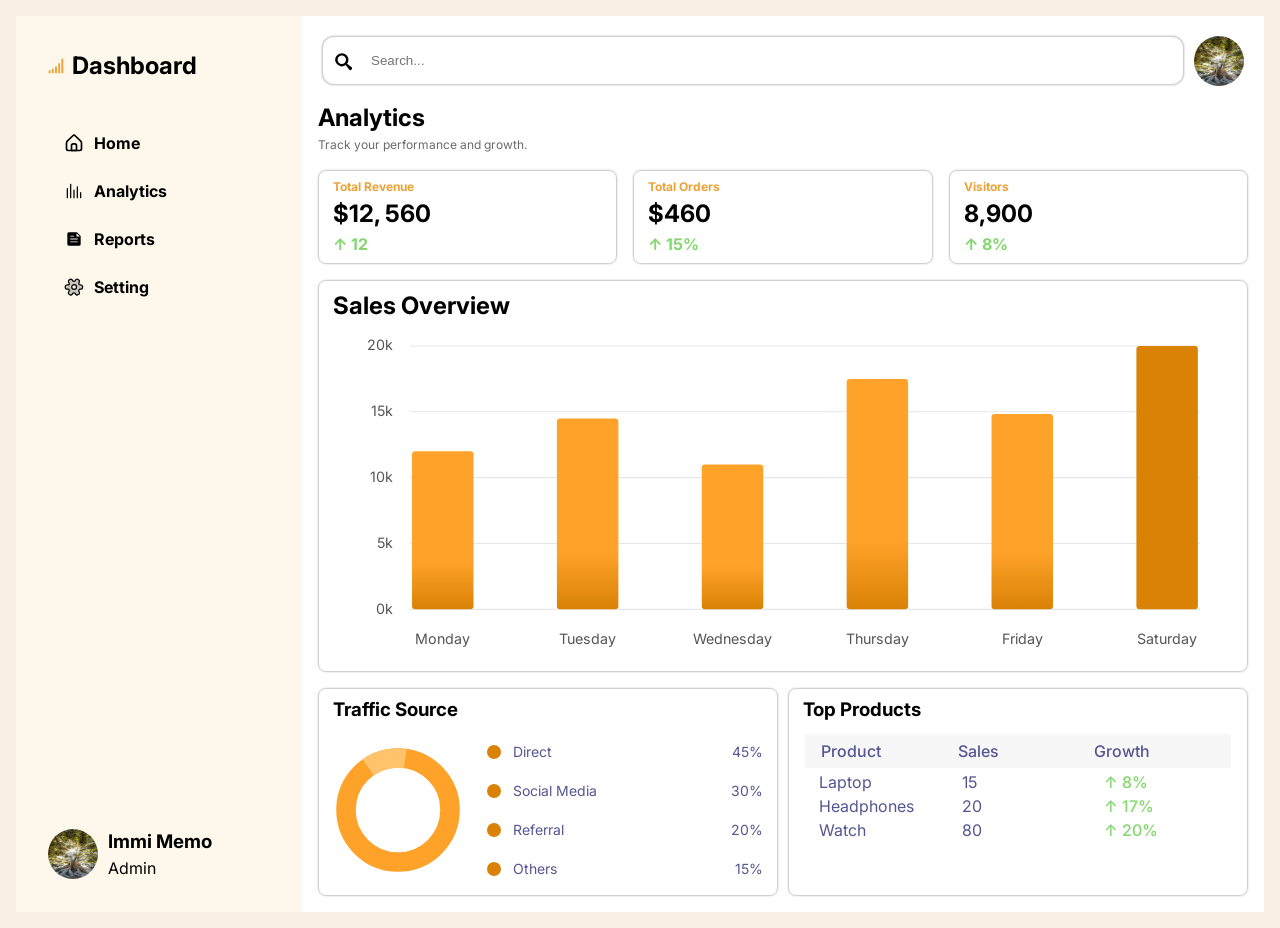
<file: analytics.html>
<!doctype html>
<html lang="en">
  <head>
    <meta charset="UTF-8" />
    <meta name="viewport" content="width=device-width, initial-scale=1.0" />
    <title>Document</title>
    <link rel="stylesheet" href="css/analytics.css" />

    <!-- Google font family link 'Inter' -->
    <link rel="preconnect" href="https://fonts.googleapis.com" />
    <link rel="preconnect" href="https://fonts.gstatic.com" crossorigin />
    <link
      href="https://fonts.googleapis.com/css2?family=Inter:ital,opsz,wght@0,14..32,100..900;1,14..32,100..900&family=Lato:wght@100;300;400;700;900&family=Open+Sans:ital,wght@0,300..800;1,300..800&family=Poppins:ital,wght@0,300;0,400;0,500;0,600;0,700;0,900;1,300;1,400&family=Roboto+Serif:ital,opsz,wght@0,8..144,100..900;1,8..144,100..900&display=swap"
      rel="stylesheet"
    />
  </head>
  <body>
    <!-- Outer dashboard layout -->
    <section class="dashboard">
      <!-- Aside / Sidebar -->

      <aside class="aside" id="sidebar">
        <!-- Sidebar Heading -->

        <!-- Sidebar heading and close button container -->
        <div class="dashboard-title-close">
          <div class="dashboard-title">
            <svg
              xmlns="http://www.w3.org/2000/svg"
              width="1em"
              height="1em"
              viewBox="0 0 512 512"
              class="dashboard-icon"
            >
              <path d="M0 0h512v512H0z" fill="none" />
              <path
                fill="currentColor"
                d="M428.4 27.8v456.4h60.9V27.8zM327 168.2v316h60.8v-316zM225.4 273.6v210.6h61V273.6zM124 343.8v140.4h60.9V343.8zM22.67 394.9v89.3h60.84v-89.3z"
              />
            </svg>

            <h2>Dashboard</h2>
          </div>

          <button class="btn sidebar-menu-close">
            <svg
              xmlns="http://www.w3.org/2000/svg"
              width="1em"
              height="1em"
              viewBox="0 0 32 32"
            >
              <path d="M0 0h32v32H0z" fill="none" />
              <path
                fill="none"
                stroke="currentColor"
                stroke-linecap="round"
                stroke-linejoin="round"
                stroke-width="2"
                d="M2 30L30 2m0 28L2 2"
              />
            </svg>
          </button>
        </div>

        <!-- Sidebar menu links -->
        <ul class="sidebar-menu">
          <li>
            <a href="home.html">
              <svg
                xmlns="http://www.w3.org/2000/svg"
                width="1em"
                height="1em"
                viewBox="0 0 24 24"
              >
                <path d="M0 0h24v24H0z" fill="none" />
                <g
                  fill="none"
                  stroke="currentColor"
                  stroke-linecap="round"
                  stroke-linejoin="round"
                  stroke-width="2"
                >
                  <path
                    d="M21 19v-6.733a4 4 0 0 0-1.245-2.9L13.378 3.31a2 2 0 0 0-2.755 0L4.245 9.367A4 4 0 0 0 3 12.267V19a2 2 0 0 0 2 2h14a2 2 0 0 0 2-2"
                  />
                  <path d="M9 15a2 2 0 0 1 2-2h2a2 2 0 0 1 2 2v6H9z" />
                </g>
              </svg>
              Home
            </a>
          </li>

          <li>
            <a href="analytics.html">
              <svg
                xmlns="http://www.w3.org/2000/svg"
                width="1em"
                height="1em"
                viewBox="0 0 24 24"
              >
                <path d="M0 0h24v24H0z" fill="none" />
                <path
                  fill="none"
                  stroke="currentColor"
                  stroke-linecap="round"
                  stroke-linejoin="round"
                  stroke-width="1.5"
                  d="M4 9v11M8 4v16m4-9v9m4-13v13m4-6v6"
                />
              </svg>
              Analytics
            </a>
          </li>

          <li>
            <a href="reports.html">
              <svg
                xmlns="http://www.w3.org/2000/svg"
                width="1em"
                height="1em"
                viewBox="0 0 24 24"
              >
                <path d="M0 0h24v24H0z" fill="none" />
                <path
                  fill="currentColor"
                  d="M5.616 20q-.691 0-1.153-.462T4 18.384V5.616q0-.691.463-1.153T5.616 4h9.961L20 8.423v9.962q0 .69-.462 1.153T18.384 20zM7.5 16h9v-1h-9zm0-3.5h9v-1h-9zM15 9h4l-4-4zM7.5 9H12V8H7.5z"
                />
              </svg>
              Reports
            </a>
          </li>

          <li>
            <a href="settings.html">
              <svg
                xmlns="http://www.w3.org/2000/svg"
                width="1em"
                height="1em"
                viewBox="0 0 24 24"
              >
                <path d="M0 0h24v24H0z" fill="none" />
                <g fill="none">
                  <path
                    fill="currentColor"
                    fill-rule="evenodd"
                    d="M1.48 12.67c0 .94 0 1.41.3 1.7c.29.3.76.3 1.7.3h1.45c.27 0 .4 0 .52.03a1 1 0 0 1 .47.27c.09.09.16.2.29.43s.2.35.23.47a1 1 0 0 1 0 .54c-.03.12-.1.24-.23.47l-.67 1.15c-.47.82-.7 1.23-.6 1.63c.11.4.52.63 1.34 1.1l.95.55c.81.47 1.22.7 1.62.6s.64-.51 1.1-1.33l.41-.7c.24-.4.35-.6.53-.73l.16-.1c.2-.09.43-.09.9-.09c.45 0 .69 0 .88.1l.17.09c.17.12.29.32.52.72l.4.7c.48.83.71 1.23 1.11 1.34c.4.1.81-.13 1.63-.6l.95-.55c.82-.47 1.22-.7 1.33-1.1c.1-.4-.13-.81-.6-1.63l-.41-.71c-.28-.5-.42-.74-.43-1q0-.15.04-.3c.07-.24.27-.44.67-.84c.22-.22.33-.33.46-.4l.17-.07c.15-.04.3-.04.62-.04h.82c.95 0 1.42 0 1.71-.3c.3-.29.3-.76.3-1.7v-1.1c0-.94 0-1.41-.3-1.7s-.76-.3-1.7-.3h-.83c-.32 0-.47 0-.62-.04l-.17-.08a2 2 0 0 1-.46-.4c-.4-.4-.6-.6-.67-.84a1 1 0 0 1-.04-.3c0-.26.15-.5.43-.99l.41-.71c.47-.82.7-1.23.6-1.63s-.51-.64-1.33-1.1l-.95-.55c-.82-.48-1.23-.71-1.63-.6s-.63.51-1.1 1.33l-.41.7c-.23.4-.35.6-.52.73l-.17.1c-.2.08-.43.08-.89.08s-.7 0-.89-.09l-.16-.1c-.18-.12-.3-.32-.53-.72l-.4-.7c-.47-.82-.71-1.23-1.11-1.33s-.8.12-1.62.6l-.95.54c-.82.47-1.23.71-1.34 1.11c-.1.4.13.8.6 1.63l.67 1.15c.13.23.2.34.23.46a1 1 0 0 1 0 .55c-.03.12-.1.23-.23.46s-.2.35-.29.44a1 1 0 0 1-.47.27c-.12.03-.25.03-.52.03H3.48c-.94 0-1.41 0-1.7.3c-.3.29-.3.76-.3 1.7zm7.8-.55a2.87 2.87 0 1 0 5.75 0a2.87 2.87 0 0 0-5.75 0"
                    clip-rule="evenodd"
                    opacity=".2"
                  />
                  <path
                    stroke="currentColor"
                    stroke-linecap="round"
                    stroke-linejoin="round"
                    stroke-width="1.5"
                    d="M12.15 9.24a2.87 2.87 0 0 0-2.87 2.88a2.87 2.87 0 1 0 2.87-2.88"
                  />
                  <path
                    stroke="currentColor"
                    stroke-linecap="round"
                    stroke-linejoin="round"
                    stroke-width="1.5"
                    d="M4.03 14.67h.9a1.47 1.47 0 0 1 1.28 2.2l-.4.69a6 6 0 0 0-.44.86a2 2 0 0 0 .56 2.09c.16.14.38.27.82.53l.08.05c.37.2.55.31.72.37a2 2 0 0 0 2.2-.6c.12-.13.22-.3.43-.67l.18-.32a1.82 1.82 0 0 1 3.16 0l.18.32c.21.36.32.54.43.68a2 2 0 0 0 2.2.59c.18-.06.36-.16.72-.37l.24-.14c.3-.17.44-.26.56-.35a2 2 0 0 0 .62-2.31a5 5 0 0 0-.31-.58l-.23-.4a1.77 1.77 0 0 1 1.53-2.64h.3c.49 0 .73 0 .93-.04a2 2 0 0 0 1.55-1.56c.04-.2.04-.44.04-.92v-.06c0-.48 0-.72-.04-.92A2 2 0 0 0 20.7 9.6c-.2-.04-.44-.04-.92-.04h-.31a1.77 1.77 0 0 1-1.53-2.65l.23-.4c.17-.3.25-.44.3-.57a2 2 0 0 0-.61-2.32a5 5 0 0 0-.56-.34l-.24-.14c-.36-.2-.54-.31-.71-.37a2 2 0 0 0-2.2.59a5 5 0 0 0-.44.68l-.18.31a1.82 1.82 0 0 1-3.16 0l-.18-.31a5 5 0 0 0-.43-.68a2 2 0 0 0-2.2-.6a7 7 0 0 0-.72.38l-.08.05c-.44.25-.66.38-.82.53a2 2 0 0 0-.56 2.08c.07.2.2.43.45.87l.39.68a1.48 1.48 0 0 1-1.28 2.21h-.9c-.51 0-.77 0-.98.05a2 2 0 0 0-1.52 1.52c-.05.21-.05.47-.05.98c0 .5 0 .76.05.97a2 2 0 0 0 1.52 1.53c.21.05.47.05.98.05"
                  />
                </g>
              </svg>

              Setting
            </a>
          </li>
        </ul>

        <!-- Sidebar Profile -->
        <div class="profile-container">
          <!-- Image container -->
          <div class="image-container">
            <img src="./assests/images/nature.jpg" alt="" />
          </div>

          <section>
            <h3>Immi Memo</h3>
            <p>Admin</p>
          </section>
        </div>
      </aside>

      <!-- Main content -->
      <main>
        <div class="hamburger-header-con">
          <button class="btn sidebar-hamburger">
            <svg
              xmlns="http://www.w3.org/2000/svg"
              width="1em"
              height="1em"
              viewBox="0 0 16 16"
            >
              <path d="M0 0h16v16H0z" fill="none" />
              <path
                fill="none"
                stroke="currentColor"
                stroke-linecap="round"
                stroke-linejoin="round"
                stroke-width="1.5"
                d="m2.75 12.25h10.5m-10.5-4h10.5m-10.5-4h10.5"
              />
            </svg>
          </button>

          <!-- Header -->
          <header class="header">
            <!-- Search input -->
            <div class="search-container">
              <svg
                xmlns="http://www.w3.org/2000/svg"
                width="1em"
                height="1em"
                viewBox="0 0 16 16"
                class="search-icon"
              >
                <path d="M0 0h16v16H0z" fill="none" />
                <path
                  fill="currentColor"
                  d="M6.5 1a5.5 5.5 0 0 1 4.437 8.749l3.556 2.846a1.351 1.351 0 1 1-1.898 1.898l-2.846-3.556A5.5 5.5 0 1 1 6.5 1m0 2a3.5 3.5 0 1 0 0 7a3.5 3.5 0 0 0 0-7"
                />
              </svg>

              <input
                type="search"
                name="search"
                id="search"
                placeholder="Search..."
              />
            </div>

            <!-- Profile -->
            <div class="header-profile-container">
              <img src="./assests/images/nature.jpg" alt="" />
            </div>
          </header>
        </div>

        <!-- Stats Cards -->
        <section>
          <div class="analytics">
            <h2>Analytics</h2>
            <p>Track your performance and growth.</p>
          </div>

          <div class="stats-cards">
            <div class="card">
              <p>Total Revenue</p>
              <p>$12, 560</p>
              <p>↑ 12</p>
            </div>

            <div class="card">
              <p>Total Orders</p>
              <p>$460</p>
              <p>↑ 15%</p>
            </div>

            <div class="card">
              <p>Visitors</p>
              <p>8,900</p>
              <p>↑ 8%</p>
            </div>
          </div>
        </section>

        <!-- Graph -->
        <section>
          <div class="card">
            <div class="svg-heading">
              <h2>Sales Overview</h2>
            </div>
            <svg
              class="chart"
              viewBox="0 0 820 310"
              role="img"
              aria-label="Sales this week, bar chart"
            >
              <defs>
                <linearGradient id="barFill" x1="0" y1="0" x2="0" y2="1">
                  <stop offset="0%" stop-color="#ffa229" />
                  <stop offset="70%" stop-color="#ffa229" />
                  <stop offset="100%" stop-color="#d98206" />
                </linearGradient>
              </defs>

              <g>
                <line x1="70" x2="790" y1="260" y2="260" class="grid" />
                <text x="55" y="264" class="ylabel">0k</text>
                <line x1="70" x2="790" y1="200" y2="200" class="grid" />
                <text x="55" y="204" class="ylabel">5k</text>
                <line x1="70" x2="790" y1="140" y2="140" class="grid" />
                <text x="55" y="144" class="ylabel">10k</text>
                <line x1="70" x2="790" y1="80" y2="80" class="grid" />
                <text x="55" y="84" class="ylabel">15k</text>
                <line x1="70" x2="790" y1="20" y2="20" class="grid" />
                <text x="55" y="24" class="ylabel">20k</text>
                <text x="100" y="292" class="xlabel">Monday</text>
                <text x="232" y="292" class="xlabel">Tuesday</text>
                <text x="364" y="292" class="xlabel">Wednesday</text>
                <text x="496" y="292" class="xlabel">Thursday</text>
                <text x="628" y="292" class="xlabel">Friday</text>
                <text x="760" y="292" class="xlabel">Saturday</text>
              </g>

              <rect
                x="72"
                y="116"
                width="56"
                height="144"
                rx="3"
                fill="url(#barFill)"
              >
                <title>Monday: 12k</title>
              </rect>
              <rect
                x="204"
                y="86"
                width="56"
                height="174"
                rx="3"
                fill="url(#barFill)"
              >
                <title>Tuesday: 14.5k</title>
              </rect>
              <rect
                x="336"
                y="128"
                width="56"
                height="132"
                rx="3"
                fill="url(#barFill)"
              >
                <title>Wednesday: 11k</title>
              </rect>
              <rect
                x="468"
                y="50"
                width="56"
                height="210"
                rx="3"
                fill="url(#barFill)"
              >
                <title>Thursday: 17.5k</title>
              </rect>
              <rect
                x="600"
                y="82"
                width="56"
                height="178"
                rx="3"
                fill="url(#barFill)"
              >
                <title>Friday: 14.8k</title>
              </rect>
              <rect
                x="732"
                y="20"
                width="56"
                height="240"
                rx="3"
                fill="url(#barFill)"
                class="top"
              >
                <title>Saturday: 20k</title>
              </rect>
            </svg>
          </div>
        </section>

        <!-- Traffic Source -->
        <section>
          <div class="overview-breakdown">
            <div class="card">
              <div class="traffic-source-heading">
                <h3>Traffic Source</h3>
              </div>

              <div class="traffic">
                <!-- circumference = 2 * 3.14 * 48 = about 301.6 -->
                <svg
                  class="donut"
                  viewBox="0 0 120 120"
                  role="img"
                  aria-label="Traffic source donut chart"
                >
                  <!-- full orange ring -->
                  <circle class="ring ring-base" cx="60" cy="60" r="48" />

                  <!-- lighter arc on top: 36 long, the rest is gap.
             circles start at 3 o'clock, so rotate it up to the top-left -->
                  <circle
                    class="ring ring-light"
                    cx="60"
                    cy="60"
                    r="48"
                    stroke-dasharray="36 265.6"
                    transform="rotate(-125 60 60)"
                  />
                </svg>

                <ul class="legend">
                  <li>
                    <span class="dot"></span><span class="name">Direct</span
                    ><span>45%</span>
                  </li>
                  <li>
                    <span class="dot"></span
                    ><span class="name">Social Media</span><span>30%</span>
                  </li>
                  <li>
                    <span class="dot"></span><span class="name">Referral</span
                    ><span>20%</span>
                  </li>
                  <li>
                    <span class="dot"></span><span class="name">Others</span
                    ><span>15%</span>
                  </li>
                </ul>
              </div>
            </div>

            <!-- Orders -->
            <div class="card">
              <div class="table-heading">
                <h3>Top Products</h3>
              </div>

              <table class="table">
                <thead>
                  <tr>
                    <td>Product</td>
                    <td>Sales</td>
                    <td>Growth</td>
                  </tr>
                </thead>
                <tbody>
                  <tr>
                    <td>Laptop</td>
                    <td>15</td>
                    <td>↑ 8%</td>
                  </tr>

                  <tr>
                    <td>Headphones</td>
                    <td>20</td>
                    <td>↑ 17%</td>
                  </tr>

                  <tr>
                    <td>Watch</td>
                    <td>80</td>
                    <td>↑ 20%</td>
                  </tr>
                </tbody>
              </table>
            </div>
          </div>
        </section>
      </main>
    </section>

    <script src="script.js"></script>
  </body>
</html>
</file>
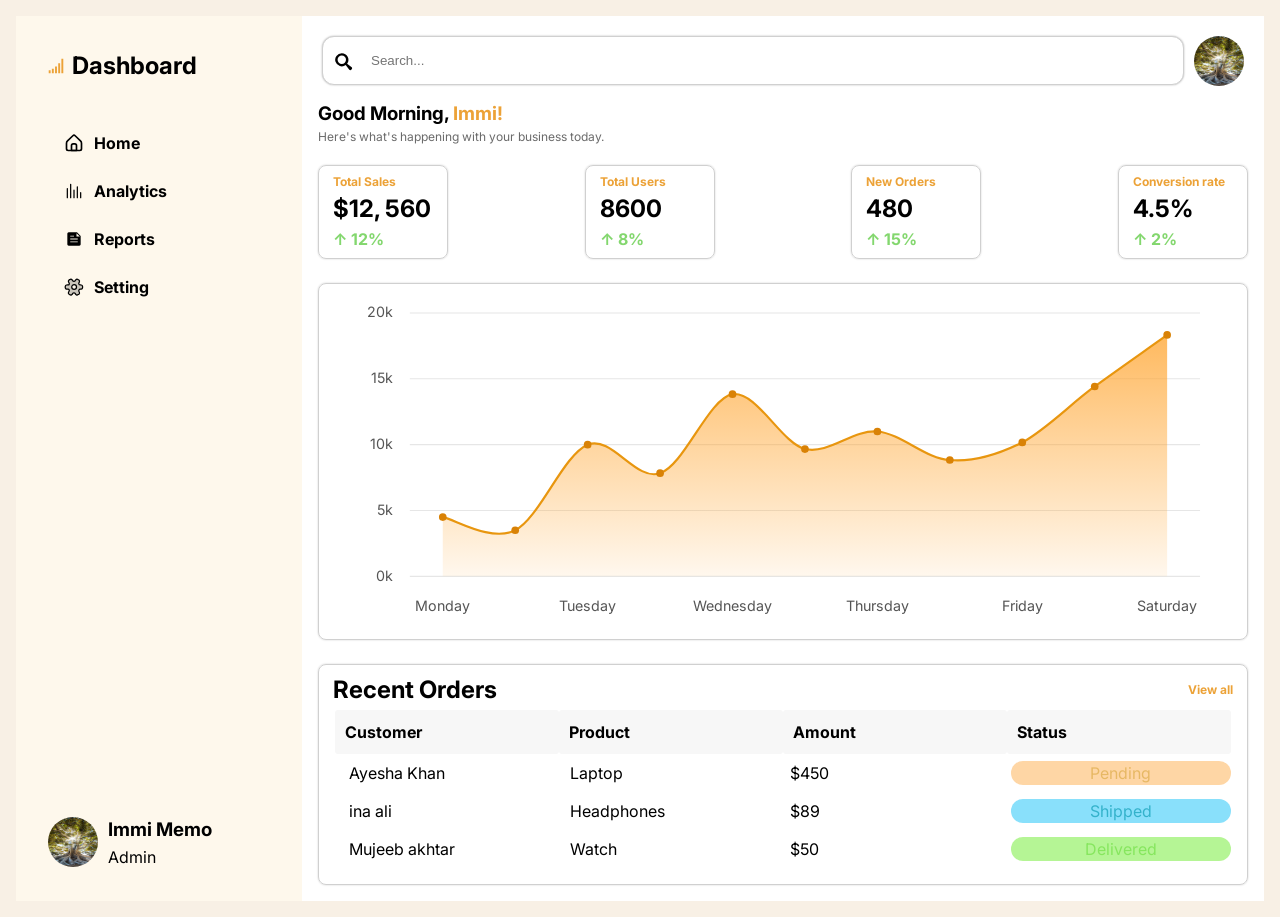
<file: home.html>
<!doctype html>
<html lang="en">
  <head>
    <meta charset="UTF-8" />
    <meta name="viewport" content="width=device-width, initial-scale=1.0" />
    <title>Document</title>
    <link rel="stylesheet" href="css/home.css" />

    <!-- Google font family link 'Inter' -->
    <link rel="preconnect" href="https://fonts.googleapis.com" />
    <link rel="preconnect" href="https://fonts.gstatic.com" crossorigin />
    <link
      href="https://fonts.googleapis.com/css2?family=Inter:ital,opsz,wght@0,14..32,100..900;1,14..32,100..900&family=Lato:wght@100;300;400;700;900&family=Open+Sans:ital,wght@0,300..800;1,300..800&family=Poppins:ital,wght@0,300;0,400;0,500;0,600;0,700;0,900;1,300;1,400&family=Roboto+Serif:ital,opsz,wght@0,8..144,100..900;1,8..144,100..900&display=swap"
      rel="stylesheet"
    />
  </head>
  <body>
    <!-- Outer dashboard layout -->
    <section class="dashboard">
      <!-- Aside / Sidebar -->

      <aside class="aside" id="sidebar">
        <!-- Sidebar Heading -->

        <!-- Sidebar heading and close button container -->
        <div class="dashboard-title-close">
          <div class="dashboard-title">
            <svg
              xmlns="http://www.w3.org/2000/svg"
              width="1em"
              height="1em"
              viewBox="0 0 512 512"
              class="dashboard-icon"
            >
              <path d="M0 0h512v512H0z" fill="none" />
              <path
                fill="currentColor"
                d="M428.4 27.8v456.4h60.9V27.8zM327 168.2v316h60.8v-316zM225.4 273.6v210.6h61V273.6zM124 343.8v140.4h60.9V343.8zM22.67 394.9v89.3h60.84v-89.3z"
              />
            </svg>

            <h2>Dashboard</h2>
          </div>

          <button class="btn sidebar-menu-close">
            <svg
              xmlns="http://www.w3.org/2000/svg"
              width="1em"
              height="1em"
              viewBox="0 0 32 32"
            >
              <path d="M0 0h32v32H0z" fill="none" />
              <path
                fill="none"
                stroke="currentColor"
                stroke-linecap="round"
                stroke-linejoin="round"
                stroke-width="2"
                d="M2 30L30 2m0 28L2 2"
              />
            </svg>
          </button>
        </div>

        <!-- Sidebar menu links -->
        <ul class="sidebar-menu">
          <li>
            <a href="home.html">
              <svg
                xmlns="http://www.w3.org/2000/svg"
                width="1em"
                height="1em"
                viewBox="0 0 24 24"
              >
                <path d="M0 0h24v24H0z" fill="none" />
                <g
                  fill="none"
                  stroke="currentColor"
                  stroke-linecap="round"
                  stroke-linejoin="round"
                  stroke-width="2"
                >
                  <path
                    d="M21 19v-6.733a4 4 0 0 0-1.245-2.9L13.378 3.31a2 2 0 0 0-2.755 0L4.245 9.367A4 4 0 0 0 3 12.267V19a2 2 0 0 0 2 2h14a2 2 0 0 0 2-2"
                  />
                  <path d="M9 15a2 2 0 0 1 2-2h2a2 2 0 0 1 2 2v6H9z" />
                </g>
              </svg>
              Home
            </a>
          </li>

          <li>
            <a href="analytics.html">
              <svg
                xmlns="http://www.w3.org/2000/svg"
                width="1em"
                height="1em"
                viewBox="0 0 24 24"
              >
                <path d="M0 0h24v24H0z" fill="none" />
                <path
                  fill="none"
                  stroke="currentColor"
                  stroke-linecap="round"
                  stroke-linejoin="round"
                  stroke-width="1.5"
                  d="M4 9v11M8 4v16m4-9v9m4-13v13m4-6v6"
                />
              </svg>
              Analytics
            </a>
          </li>

          <li>
            <a href="reports.html">
              <svg
                xmlns="http://www.w3.org/2000/svg"
                width="1em"
                height="1em"
                viewBox="0 0 24 24"
              >
                <path d="M0 0h24v24H0z" fill="none" />
                <path
                  fill="currentColor"
                  d="M5.616 20q-.691 0-1.153-.462T4 18.384V5.616q0-.691.463-1.153T5.616 4h9.961L20 8.423v9.962q0 .69-.462 1.153T18.384 20zM7.5 16h9v-1h-9zm0-3.5h9v-1h-9zM15 9h4l-4-4zM7.5 9H12V8H7.5z"
                />
              </svg>
              Reports
            </a>
          </li>

          <li>
            <a href="settings.html">
              <svg
                xmlns="http://www.w3.org/2000/svg"
                width="1em"
                height="1em"
                viewBox="0 0 24 24"
              >
                <path d="M0 0h24v24H0z" fill="none" />
                <g fill="none">
                  <path
                    fill="currentColor"
                    fill-rule="evenodd"
                    d="M1.48 12.67c0 .94 0 1.41.3 1.7c.29.3.76.3 1.7.3h1.45c.27 0 .4 0 .52.03a1 1 0 0 1 .47.27c.09.09.16.2.29.43s.2.35.23.47a1 1 0 0 1 0 .54c-.03.12-.1.24-.23.47l-.67 1.15c-.47.82-.7 1.23-.6 1.63c.11.4.52.63 1.34 1.1l.95.55c.81.47 1.22.7 1.62.6s.64-.51 1.1-1.33l.41-.7c.24-.4.35-.6.53-.73l.16-.1c.2-.09.43-.09.9-.09c.45 0 .69 0 .88.1l.17.09c.17.12.29.32.52.72l.4.7c.48.83.71 1.23 1.11 1.34c.4.1.81-.13 1.63-.6l.95-.55c.82-.47 1.22-.7 1.33-1.1c.1-.4-.13-.81-.6-1.63l-.41-.71c-.28-.5-.42-.74-.43-1q0-.15.04-.3c.07-.24.27-.44.67-.84c.22-.22.33-.33.46-.4l.17-.07c.15-.04.3-.04.62-.04h.82c.95 0 1.42 0 1.71-.3c.3-.29.3-.76.3-1.7v-1.1c0-.94 0-1.41-.3-1.7s-.76-.3-1.7-.3h-.83c-.32 0-.47 0-.62-.04l-.17-.08a2 2 0 0 1-.46-.4c-.4-.4-.6-.6-.67-.84a1 1 0 0 1-.04-.3c0-.26.15-.5.43-.99l.41-.71c.47-.82.7-1.23.6-1.63s-.51-.64-1.33-1.1l-.95-.55c-.82-.48-1.23-.71-1.63-.6s-.63.51-1.1 1.33l-.41.7c-.23.4-.35.6-.52.73l-.17.1c-.2.08-.43.08-.89.08s-.7 0-.89-.09l-.16-.1c-.18-.12-.3-.32-.53-.72l-.4-.7c-.47-.82-.71-1.23-1.11-1.33s-.8.12-1.62.6l-.95.54c-.82.47-1.23.71-1.34 1.11c-.1.4.13.8.6 1.63l.67 1.15c.13.23.2.34.23.46a1 1 0 0 1 0 .55c-.03.12-.1.23-.23.46s-.2.35-.29.44a1 1 0 0 1-.47.27c-.12.03-.25.03-.52.03H3.48c-.94 0-1.41 0-1.7.3c-.3.29-.3.76-.3 1.7zm7.8-.55a2.87 2.87 0 1 0 5.75 0a2.87 2.87 0 0 0-5.75 0"
                    clip-rule="evenodd"
                    opacity=".2"
                  />
                  <path
                    stroke="currentColor"
                    stroke-linecap="round"
                    stroke-linejoin="round"
                    stroke-width="1.5"
                    d="M12.15 9.24a2.87 2.87 0 0 0-2.87 2.88a2.87 2.87 0 1 0 2.87-2.88"
                  />
                  <path
                    stroke="currentColor"
                    stroke-linecap="round"
                    stroke-linejoin="round"
                    stroke-width="1.5"
                    d="M4.03 14.67h.9a1.47 1.47 0 0 1 1.28 2.2l-.4.69a6 6 0 0 0-.44.86a2 2 0 0 0 .56 2.09c.16.14.38.27.82.53l.08.05c.37.2.55.31.72.37a2 2 0 0 0 2.2-.6c.12-.13.22-.3.43-.67l.18-.32a1.82 1.82 0 0 1 3.16 0l.18.32c.21.36.32.54.43.68a2 2 0 0 0 2.2.59c.18-.06.36-.16.72-.37l.24-.14c.3-.17.44-.26.56-.35a2 2 0 0 0 .62-2.31a5 5 0 0 0-.31-.58l-.23-.4a1.77 1.77 0 0 1 1.53-2.64h.3c.49 0 .73 0 .93-.04a2 2 0 0 0 1.55-1.56c.04-.2.04-.44.04-.92v-.06c0-.48 0-.72-.04-.92A2 2 0 0 0 20.7 9.6c-.2-.04-.44-.04-.92-.04h-.31a1.77 1.77 0 0 1-1.53-2.65l.23-.4c.17-.3.25-.44.3-.57a2 2 0 0 0-.61-2.32a5 5 0 0 0-.56-.34l-.24-.14c-.36-.2-.54-.31-.71-.37a2 2 0 0 0-2.2.59a5 5 0 0 0-.44.68l-.18.31a1.82 1.82 0 0 1-3.16 0l-.18-.31a5 5 0 0 0-.43-.68a2 2 0 0 0-2.2-.6a7 7 0 0 0-.72.38l-.08.05c-.44.25-.66.38-.82.53a2 2 0 0 0-.56 2.08c.07.2.2.43.45.87l.39.68a1.48 1.48 0 0 1-1.28 2.21h-.9c-.51 0-.77 0-.98.05a2 2 0 0 0-1.52 1.52c-.05.21-.05.47-.05.98c0 .5 0 .76.05.97a2 2 0 0 0 1.52 1.53c.21.05.47.05.98.05"
                  />
                </g>
              </svg>

              Setting
            </a>
          </li>
        </ul>

        <!-- Sidebar Profile -->
        <div class="profile-container">
          <!-- Image container -->
          <div class="image-container">
            <img src="./assests/images/nature.jpg" alt="" />
          </div>

          <section>
            <h3>Immi Memo</h3>
            <p>Admin</p>
          </section>
        </div>
      </aside>

      <!-- Main content -->
      <main>
        <div class="hamburger-header-con">
          <button class="btn sidebar-hamburger">
            <svg
              xmlns="http://www.w3.org/2000/svg"
              width="1em"
              height="1em"
              viewBox="0 0 16 16"
            >
              <path d="M0 0h16v16H0z" fill="none" />
              <path
                fill="none"
                stroke="currentColor"
                stroke-linecap="round"
                stroke-linejoin="round"
                stroke-width="1.5"
                d="m2.75 12.25h10.5m-10.5-4h10.5m-10.5-4h10.5"
              />
            </svg>
          </button>

          <!-- Header -->
          <header class="header">
            <!-- Search input -->
            <div class="search-container">
              <svg
                xmlns="http://www.w3.org/2000/svg"
                width="1em"
                height="1em"
                viewBox="0 0 16 16"
                class="search-icon"
              >
                <path d="M0 0h16v16H0z" fill="none" />
                <path
                  fill="currentColor"
                  d="M6.5 1a5.5 5.5 0 0 1 4.437 8.749l3.556 2.846a1.351 1.351 0 1 1-1.898 1.898l-2.846-3.556A5.5 5.5 0 1 1 6.5 1m0 2a3.5 3.5 0 1 0 0 7a3.5 3.5 0 0 0 0-7"
                />
              </svg>

              <input
                type="search"
                name="search"
                id="search"
                placeholder="Search..."
              />
            </div>

            <!-- Profile -->
            <div class="header-profile-container">
              <img src="./assests/images/nature.jpg" alt="" />
            </div>
          </header>
        </div>

        <!-- Stats Cards -->
        <section>
          <div class="greeting-container">
            <h1>Good Morning, <span class="name">Immi!</span></h1>
            <p>Here's what's happening with your business today.</p>
          </div>

          <!-- Stats Cards -->
          <div class="stats-cards">
            <div class="card">
              <p>Total Sales</p>
              <p>$12, 560</p>
              <p>↑ 12%</p>
            </div>

            <div class="card">
              <p>Total Users</p>
              <p>8600</p>
              <p>↑ 8%</p>
            </div>

            <div class="card">
              <p>New Orders</p>
              <p>480</p>
              <p>↑ 15%</p>
            </div>

            <div class="card">
              <p>Conversion rate</p>
              <p>4.5%</p>
              <p>↑ 2%</p>
            </div>
          </div>
        </section>

        <!-- Graph -->
        <section class="card bar-chart">
          <svg
            class="chart"
            viewBox="0 0 820 310"
            role="img"
            aria-label="Sales this week, line chart"
          >
            <defs>
              <linearGradient id="areaFill" x1="0" y1="0" x2="0" y2="1">
                <stop offset="0%" stop-color="#ffa229" stop-opacity="0.75" />
                <stop offset="100%" stop-color="#ffa229" stop-opacity="0.08" />
              </linearGradient>
            </defs>

            <g>
              <line x1="70" x2="790" y1="260" y2="260" class="grid" />
              <text x="55" y="264" class="ylabel">0k</text>
              <line x1="70" x2="790" y1="200" y2="200" class="grid" />
              <text x="55" y="204" class="ylabel">5k</text>
              <line x1="70" x2="790" y1="140" y2="140" class="grid" />
              <text x="55" y="144" class="ylabel">10k</text>
              <line x1="70" x2="790" y1="80" y2="80" class="grid" />
              <text x="55" y="84" class="ylabel">15k</text>
              <line x1="70" x2="790" y1="20" y2="20" class="grid" />
              <text x="55" y="24" class="ylabel">20k</text>
              <text x="100" y="292" class="xlabel">Monday</text>
              <text x="232" y="292" class="xlabel">Tuesday</text>
              <text x="364" y="292" class="xlabel">Wednesday</text>
              <text x="496" y="292" class="xlabel">Thursday</text>
              <text x="628" y="292" class="xlabel">Friday</text>
              <text x="760" y="292" class="xlabel">Saturday</text>
            </g>

            <!-- filled area under the curve -->
            <path
              d="M100,206 C111,208 144,229 166,218 C188,207 210,149 232,140 C254,131 276,174 298,166 C320,159 342,98 364,94 C386,91 408,138 430,144 C452,149 474,126 496,128 C518,130 540,153 562,154 C584,156 606,149 628,138 C650,126 672,103 694,87 C716,71 749,48 760,40 L760,260 L100,260 Z"
              fill="url(#areaFill)"
            />

            <!-- the curve itself -->
            <path
              class="line"
              d="M100,206 C111,208 144,229 166,218 C188,207 210,149 232,140 C254,131 276,174 298,166 C320,159 342,98 364,94 C386,91 408,138 430,144 C452,149 474,126 496,128 C518,130 540,153 562,154 C584,156 606,149 628,138 C650,126 672,103 694,87 C716,71 749,48 760,40"
            />

            <!-- data points -->
            <g class="dots">
              <circle cx="100" cy="206" r="3.5" />
              <circle cx="166" cy="218" r="3.5" />
              <circle cx="232" cy="140" r="3.5" />
              <circle cx="298" cy="166" r="3.5" />
              <circle cx="364" cy="94" r="3.5" />
              <circle cx="430" cy="144" r="3.5" />
              <circle cx="496" cy="128" r="3.5" />
              <circle cx="562" cy="154" r="3.5" />
              <circle cx="628" cy="138" r="3.5" />
              <circle cx="694" cy="87" r="3.5" />
              <circle cx="760" cy="40" r="3.5" />
            </g>
          </svg>
        </section>

        <!-- Orders -->
        <section class="card orders">
          <div class="order-heading">
            <h2>Recent Orders</h2>
            <p>View all</p>
          </div>

          <table class="table">
            <thead>
              <tr>
                <th>Customer</th>
                <th>Product</th>
                <th>Amount</th>
                <th>Status</th>
              </tr>
            </thead>

            <tbody>
              <tr>
                <td>Ayesha Khan</td>
                <td>Laptop</td>
                <td>$450</td>
                <td class="pending">Pending</td>
              </tr>

              <tr>
                <td>ina ali</td>
                <td>Headphones</td>
                <td>$89</td>
                <td class="shipped">Shipped</td>
              </tr>

              <tr>
                <td>Mujeeb akhtar</td>
                <td>Watch</td>
                <td>$50</td>
                <td class="delivered">Delivered</td>
              </tr>
            </tbody>
          </table>
        </section>
      </main>
    </section>
    <script src="script.js"></script>
  </body>
</html>
</file>
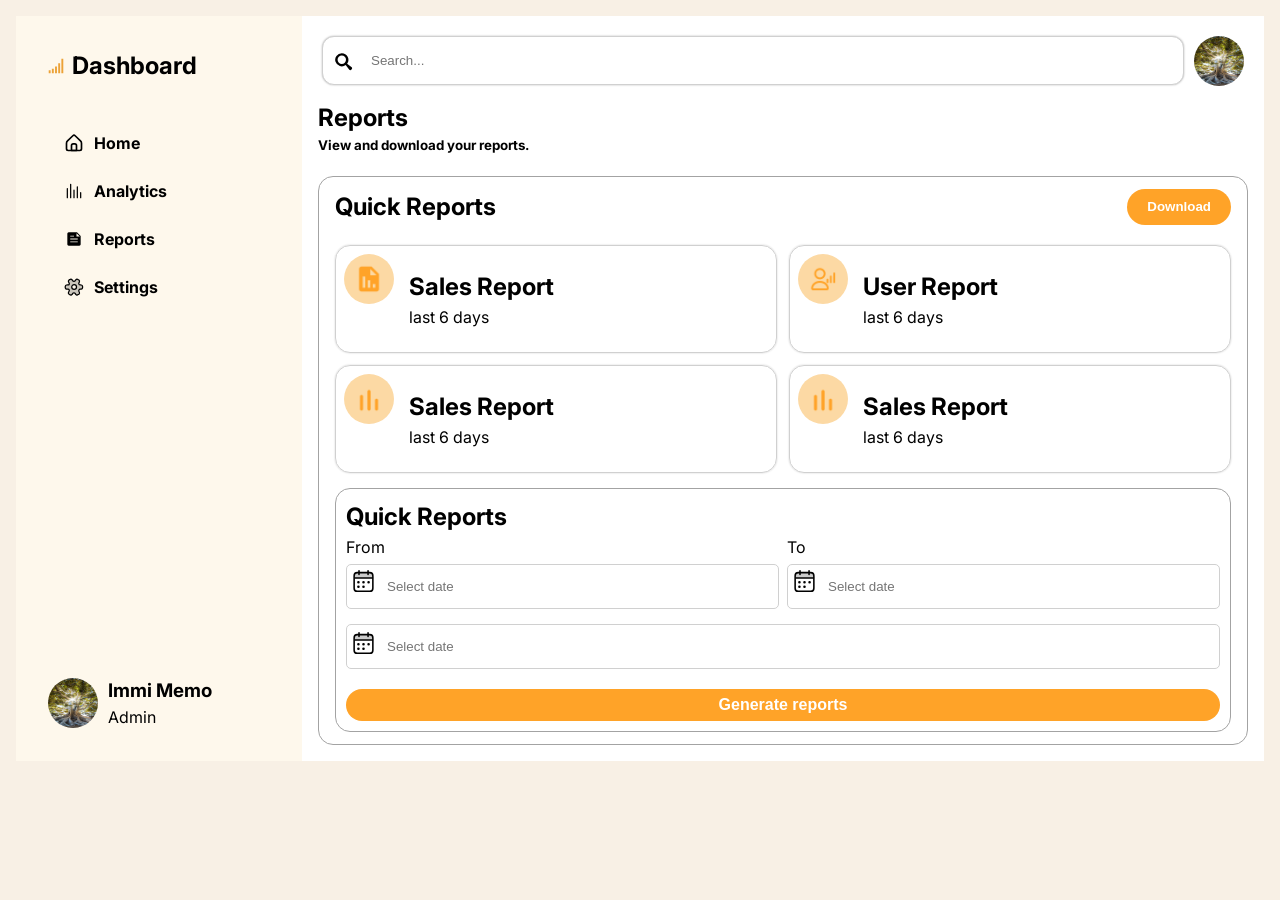
<file: reports.html>
<!doctype html>
<html lang="en">
  <head>
    <meta charset="UTF-8" />
    <meta name="viewport" content="width=device-width, initial-scale=1.0" />
    <title>Reports | Dashboard</title>
    <link rel="stylesheet" href="css/reports.css" />
    <link rel="preconnect" href="https://fonts.googleapis.com" />
    <link rel="preconnect" href="https://fonts.gstatic.com" crossorigin />
    <link
      href="https://fonts.googleapis.com/css2?family=Inter:ital,opsz,wght@0,14..32,100..900;1,14..32,100..900&display=swap"
      rel="stylesheet"
    />
  </head>
  <body>
    <section class="dashboard">
      <aside class="aside" id="sidebar">
        <div class="dashboard-title-close">
          <div class="dashboard-title">
            <svg
              xmlns="http://www.w3.org/2000/svg"
              width="1em"
              height="1em"
              viewBox="0 0 512 512"
              class="dashboard-icon"
            >
              <path d="M0 0h512v512H0z" fill="none" />
              <path
                fill="currentColor"
                d="M428.4 27.8v456.4h60.9V27.8zM327 168.2v316h60.8v-316zM225.4 273.6v210.6h61V273.6zM124 343.8v140.4h60.9V343.8zM22.67 394.9v89.3h60.84v-89.3z"
              />
            </svg>

            <h2>Dashboard</h2>
          </div>

          <button class="btn sidebar-menu-close">
            <svg
              xmlns="http://www.w3.org/2000/svg"
              width="1em"
              height="1em"
              viewBox="0 0 32 32"
            >
              <path d="M0 0h32v32H0z" fill="none" />
              <path
                fill="none"
                stroke="currentColor"
                stroke-linecap="round"
                stroke-linejoin="round"
                stroke-width="2"
                d="M2 30L30 2m0 28L2 2"
              />
            </svg>
          </button>
        </div>

        <ul class="sidebar-menu">
          <li>
            <a href="home.html">
              <svg
                xmlns="http://www.w3.org/2000/svg"
                width="1em"
                height="1em"
                viewBox="0 0 24 24"
                aria-hidden="true"
              >
                <path d="M0 0h24v24H0z" fill="none" />
                <g
                  fill="none"
                  stroke="currentColor"
                  stroke-linecap="round"
                  stroke-linejoin="round"
                  stroke-width="2"
                >
                  <path
                    d="M21 19v-6.733a4 4 0 0 0-1.245-2.9L13.378 3.31a2 2 0 0 0-2.755 0L4.245 9.367A4 4 0 0 0 3 12.267V19a2 2 0 0 0 2 2h14a2 2 0 0 0 2-2"
                  />
                  <path d="M9 15a2 2 0 0 1 2-2h2a2 2 0 0 1 2 2v6H9z" />
                </g>
              </svg>
              Home
            </a>
          </li>

          <li>
            <a href="analytics.html">
              <svg
                xmlns="http://www.w3.org/2000/svg"
                width="1em"
                height="1em"
                viewBox="0 0 24 24"
                aria-hidden="true"
              >
                <path d="M0 0h24v24H0z" fill="none" />
                <path
                  fill="none"
                  stroke="currentColor"
                  stroke-linecap="round"
                  stroke-linejoin="round"
                  stroke-width="1.5"
                  d="M4 9v11M8 4v16m4-9v9m4-13v13m4-6v6"
                />
              </svg>
              Analytics
            </a>
          </li>

          <li>
            <a href="reports.html" aria-current="page">
              <svg
                xmlns="http://www.w3.org/2000/svg"
                width="1em"
                height="1em"
                viewBox="0 0 24 24"
                aria-hidden="true"
              >
                <path d="M0 0h24v24H0z" fill="none" />
                <path
                  fill="currentColor"
                  d="M5.616 20q-.691 0-1.153-.462T4 18.384V5.616q0-.691.463-1.153T5.616 4h9.961L20 8.423v9.962q0 .69-.462 1.153T18.384 20zM7.5 16h9v-1h-9zm0-3.5h9v-1h-9zM15 9h4l-4-4zM7.5 9H12V8H7.5z"
                />
              </svg>
              Reports
            </a>
          </li>

          <li>
            <a href="settings.html">
              <svg
                xmlns="http://www.w3.org/2000/svg"
                width="1em"
                height="1em"
                viewBox="0 0 24 24"
                aria-hidden="true"
              >
                <path d="M0 0h24v24H0z" fill="none" />
                <g fill="none">
                  <path
                    fill="currentColor"
                    fill-rule="evenodd"
                    d="M1.48 12.67c0 .94 0 1.41.3 1.7c.29.3.76.3 1.7.3h1.45c.27 0 .4 0 .52.03a1 1 0 0 1 .47.27c.09.09.16.2.29.43s.2.35.23.47a1 1 0 0 1 0 .54c-.03.12-.1.24-.23.47l-.67 1.15c-.47.82-.7 1.23-.6 1.63c.11.4.52.63 1.34 1.1l.95.55c.81.47 1.22.7 1.62.6s.64-.51 1.1-1.33l.41-.7c.24-.4.35-.6.53-.73l.16-.1c.2-.09.43-.09.9-.09c.45 0 .69 0 .88.1l.17.09c.17.12.29.32.52.72l.4.7c.48.83.71 1.23 1.11 1.34c.4.1.81-.13 1.63-.6l.95-.55c.82-.47 1.22-.7 1.33-1.1c.1-.4-.13-.81-.6-1.63l-.41-.71c-.28-.5-.42-.74-.43-1q0-.15.04-.3c.07-.24.27-.44.67-.84c.22-.22.33-.33.46-.4l.17-.07c.15-.04.3-.04.62-.04h.82c.95 0 1.42 0 1.71-.3c.3-.29.3-.76.3-1.7v-1.1c0-.94 0-1.41-.3-1.7s-.76-.3-1.7-.3h-.83c-.32 0-.47 0-.62-.04l-.17-.08a2 2 0 0 1-.46-.4c-.4-.4-.6-.6-.67-.84a1 1 0 0 1-.04-.3c0-.26.15-.5.43-.99l.41-.71c.47-.82.7-1.23.6-1.63s-.51-.64-1.33-1.1l-.95-.55c-.82-.48-1.23-.71-1.63-.6s-.63.51-1.1 1.33l-.41.7c-.23.4-.35.6-.52.73l-.17.1c-.2.08-.43.08-.89.08s-.7 0-.89-.09l-.16-.1c-.18-.12-.3-.32-.53-.72l-.4-.7c-.47-.82-.71-1.23-1.11-1.33s-.8.12-1.62.6l-.95.54c-.82.47-1.23.71-1.34 1.11c-.1.4.13.8.6 1.63l.67 1.15c.13.23.2.34.23.46a1 1 0 0 1 0 .55c-.03.12-.1.23-.23.46s-.2.35-.29.44a1 1 0 0 1-.47.27c-.12.03-.25.03-.52.03H3.48c-.94 0-1.41 0-1.7.3c-.3.29-.3.76-.3 1.7zm7.8-.55a2.87 2.87 0 1 0 5.75 0a2.87 2.87 0 0 0-5.75 0"
                    clip-rule="evenodd"
                    opacity=".2"
                  />
                  <path
                    stroke="currentColor"
                    stroke-linecap="round"
                    stroke-linejoin="round"
                    stroke-width="1.5"
                    d="M12.15 9.24a2.87 2.87 0 0 0-2.87 2.88a2.87 2.87 0 1 0 2.87-2.88"
                  />
                  <path
                    stroke="currentColor"
                    stroke-linecap="round"
                    stroke-linejoin="round"
                    stroke-width="1.5"
                    d="M4.03 14.67h.9a1.47 1.47 0 0 1 1.28 2.2l-.4.69a6 6 0 0 0-.44.86a2 2 0 0 0 .56 2.09c.16.14.38.27.82.53l.08.05c.37.2.55.31.72.37a2 2 0 0 0 2.2-.6c.12-.13.22-.3.43-.67l.18-.32a1.82 1.82 0 0 1 3.16 0l.18.32c.21.36.32.54.43.68a2 2 0 0 0 2.2.59c.18-.06.36-.16.72-.37l.24-.14c.3-.17.44-.26.56-.35a2 2 0 0 0 .62-2.31a5 5 0 0 0-.31-.58l-.23-.4a1.77 1.77 0 0 1 1.53-2.64h.3c.49 0 .73 0 .93-.04a2 2 0 0 0 1.55-1.56c.04-.2.04-.44.04-.92v-.06c0-.48 0-.72-.04-.92A2 2 0 0 0 20.7 9.6c-.2-.04-.44-.04-.92-.04h-.31a1.77 1.77 0 0 1-1.53-2.65l.23-.4c.17-.3.25-.44.3-.57a2 2 0 0 0-.61-2.32a5 5 0 0 0-.56-.34l-.24-.14c-.36-.2-.54-.31-.71-.37a2 2 0 0 0-2.2.59a5 5 0 0 0-.44.68l-.18.31a1.82 1.82 0 0 1-3.16 0l-.18-.31a5 5 0 0 0-.43-.68a2 2 0 0 0-2.2-.6a7 7 0 0 0-.72.38l-.08.05c-.44.25-.66.38-.82.53a2 2 0 0 0-.56 2.08c.07.2.2.43.45.87l.39.68a1.48 1.48 0 0 1-1.28 2.21h-.9c-.51 0-.77 0-.98.05a2 2 0 0 0-1.52 1.52c-.05.21-.05.47-.05.98c0 .5 0 .76.05.97a2 2 0 0 0 1.52 1.53c.21.05.47.05.98.05"
                  />
                </g>
              </svg>
              Settings
            </a>
          </li>
        </ul>

        <div class="profile-container">
          <div class="image-container">
            <img src="assests/images/nature.jpg" alt="" />
          </div>
          <section>
            <h3>Immi Memo</h3>
            <p>Admin</p>
          </section>
        </div>
      </aside>

      <main>
        <div class="hamburger-header-con">
          <button class="btn sidebar-hamburger">
            <svg
              xmlns="http://www.w3.org/2000/svg"
              width="1em"
              height="1em"
              viewBox="0 0 16 16"
            >
              <path d="M0 0h16v16H0z" fill="none" />
              <path
                fill="none"
                stroke="currentColor"
                stroke-linecap="round"
                stroke-linejoin="round"
                stroke-width="1.5"
                d="m2.75 12.25h10.5m-10.5-4h10.5m-10.5-4h10.5"
              />
            </svg>
          </button>

          <!-- Header -->
          <header class="header">
            <!-- Search input -->
            <div class="search-container">
              <svg
                xmlns="http://www.w3.org/2000/svg"
                width="1em"
                height="1em"
                viewBox="0 0 16 16"
                class="search-icon"
              >
                <path d="M0 0h16v16H0z" fill="none" />
                <path
                  fill="currentColor"
                  d="M6.5 1a5.5 5.5 0 0 1 4.437 8.749l3.556 2.846a1.351 1.351 0 1 1-1.898 1.898l-2.846-3.556A5.5 5.5 0 1 1 6.5 1m0 2a3.5 3.5 0 1 0 0 7a3.5 3.5 0 0 0 0-7"
                />
              </svg>

              <input
                type="search"
                name="search"
                id="search"
                placeholder="Search..."
              />
            </div>

            <!-- Profile -->
            <div class="header-profile-container">
              <img src="./assests/images/nature.jpg" alt="" />
            </div>
          </header>
        </div>

        <section>
          <div class="page-title">
            <h1>Reports</h1>
            <p>View and download your reports.</p>
          </div>

          <div class="all-container">
            <div class="header-contain">
              <h2>Quick Reports</h2>
              <button class="btn download-btn">Download</button>
            </div>

            <div class="cards-container">
              <div class="card">
                <div class="icon-contain">
                  <img src="./assests/icons/report.png" alt="" />
                </div>
                <div class="text-contain">
                  <h2>Sales Report</h2>
                  <p>last 6 days</p>
                </div>
              </div>

              <div class="card">
                <div class="icon-contain">
                  <img src="./assests/icons/user.png" alt="" />
                </div>
                <div class="text-contain">
                  <h2>User Report</h2>
                  <p>last 6 days</p>
                </div>
              </div>

              <div class="card">
                <div class="icon-contain">
                  <img src="./assests/icons/sales.png" alt="" />
                </div>
                <div class="text-contain">
                  <h2>Sales Report</h2>
                  <p>last 6 days</p>
                </div>
              </div>

              <div class="card">
                <div class="icon-contain">
                  <img src="./assests/icons/sales.png" alt="" />
                </div>

                <div class="text-contain">
                  <h2>Sales Report</h2>
                  <p>last 6 days</p>
                </div>
              </div>
            </div>

            <div class="bottom-container">
              <h2>Quick Reports</h2>

              <div class="inputs-desktop">
                <div class="date-container">
                  <p>From</p>
                  <svg
                    xmlns="http://www.w3.org/2000/svg"
                    width="1em"
                    height="1em"
                    viewBox="0 0 24 24"
                  >
                    <path d="M0 0h24v24H0z" fill="none" />
                    <g fill="none">
                      <rect
                        width="17.98"
                        height="5.25"
                        x="3.01"
                        y="3.46"
                        fill="currentColor"
                        opacity=".2"
                        rx="1"
                      />
                      <rect
                        width="17.98"
                        height="17.98"
                        x="3.01"
                        y="3.46"
                        stroke="currentColor"
                        stroke-linecap="round"
                        stroke-linejoin="round"
                        stroke-width="1.5"
                        rx="3"
                      />
                      <path
                        stroke="currentColor"
                        stroke-linecap="round"
                        stroke-linejoin="round"
                        stroke-width="1.5"
                        d="M7.69 1.76v3.4m8.68-3.4v3.4m4.2 3.54H3.83"
                      />
                      <path
                        fill="currentColor"
                        stroke="currentColor"
                        stroke-linecap="round"
                        stroke-linejoin="round"
                        stroke-width="1.5"
                        d="M7.63 12.76a.5.5 0 1 1-1 0a.5.5 0 0 1 1 0m0 4.24a.5.5 0 1 1-1 0a.5.5 0 0 1 1 0m4.87-4.24a.5.5 0 1 1-1 0a.5.5 0 0 1 1 0m0 4.24a.5.5 0 1 1-1 0a.5.5 0 0 1 1 0m4.88-4.24a.5.5 0 1 1-1 0a.5.5 0 0 1 1 0"
                      />
                    </g>
                  </svg>

                  <input
                    type="text"
                    class="from-input"
                    alt=""
                    placeholder="Select date"
                  />
                </div>

                <div class="date-container">
                  <p class="pad-text">To</p>

                  <svg
                    xmlns="http://www.w3.org/2000/svg"
                    width="1em"
                    height="1em"
                    viewBox="0 0 24 24"
                  >
                    <path d="M0 0h24v24H0z" fill="none" />
                    <g fill="none">
                      <rect
                        width="17.98"
                        height="5.25"
                        x="3.01"
                        y="3.46"
                        fill="currentColor"
                        opacity=".2"
                        rx="1"
                      />
                      <rect
                        width="17.98"
                        height="17.98"
                        x="3.01"
                        y="3.46"
                        stroke="currentColor"
                        stroke-linecap="round"
                        stroke-linejoin="round"
                        stroke-width="1.5"
                        rx="3"
                      />
                      <path
                        stroke="currentColor"
                        stroke-linecap="round"
                        stroke-linejoin="round"
                        stroke-width="1.5"
                        d="M7.69 1.76v3.4m8.68-3.4v3.4m4.2 3.54H3.83"
                      />
                      <path
                        fill="currentColor"
                        stroke="currentColor"
                        stroke-linecap="round"
                        stroke-linejoin="round"
                        stroke-width="1.5"
                        d="M7.63 12.76a.5.5 0 1 1-1 0a.5.5 0 0 1 1 0m0 4.24a.5.5 0 1 1-1 0a.5.5 0 0 1 1 0m4.87-4.24a.5.5 0 1 1-1 0a.5.5 0 0 1 1 0m0 4.24a.5.5 0 1 1-1 0a.5.5 0 0 1 1 0m4.88-4.24a.5.5 0 1 1-1 0a.5.5 0 0 1 1 0"
                      />
                    </g>
                  </svg>

                  <input
                    type="text"
                    class="to-input"
                    alt=""
                    placeholder="Select date"
                  />
                </div>
              </div>

              <div class="date-container">
                <div class="icon-positioning-context">
                  <svg
                    xmlns="http://www.w3.org/2000/svg"
                    width="1em"
                    height="1em"
                    viewBox="0 0 24 24"
                  >
                    <path d="M0 0h24v24H0z" fill="none" />
                    <g fill="none">
                      <rect
                        width="17.98"
                        height="5.25"
                        x="3.01"
                        y="3.46"
                        fill="currentColor"
                        opacity=".2"
                        rx="1"
                      />
                      <rect
                        width="17.98"
                        height="17.98"
                        x="3.01"
                        y="3.46"
                        stroke="currentColor"
                        stroke-linecap="round"
                        stroke-linejoin="round"
                        stroke-width="1.5"
                        rx="3"
                      />
                      <path
                        stroke="currentColor"
                        stroke-linecap="round"
                        stroke-linejoin="round"
                        stroke-width="1.5"
                        d="M7.69 1.76v3.4m8.68-3.4v3.4m4.2 3.54H3.83"
                      />
                      <path
                        fill="currentColor"
                        stroke="currentColor"
                        stroke-linecap="round"
                        stroke-linejoin="round"
                        stroke-width="1.5"
                        d="M7.63 12.76a.5.5 0 1 1-1 0a.5.5 0 0 1 1 0m0 4.24a.5.5 0 1 1-1 0a.5.5 0 0 1 1 0m4.87-4.24a.5.5 0 1 1-1 0a.5.5 0 0 1 1 0m0 4.24a.5.5 0 1 1-1 0a.5.5 0 0 1 1 0m4.88-4.24a.5.5 0 1 1-1 0a.5.5 0 0 1 1 0"
                      />
                    </g>
                  </svg>

                  <input
                    class="last-input"
                    type="text"
                    id="date"
                    placeholder="Select date"
                  />
                </div>
              </div>

              <button class="btn generate-btn">Generate reports</button>
            </div>
          </div>
        </section>
      </main>
    </section>

    <script src="script.js"></script>
  </body>
</html>
</file>
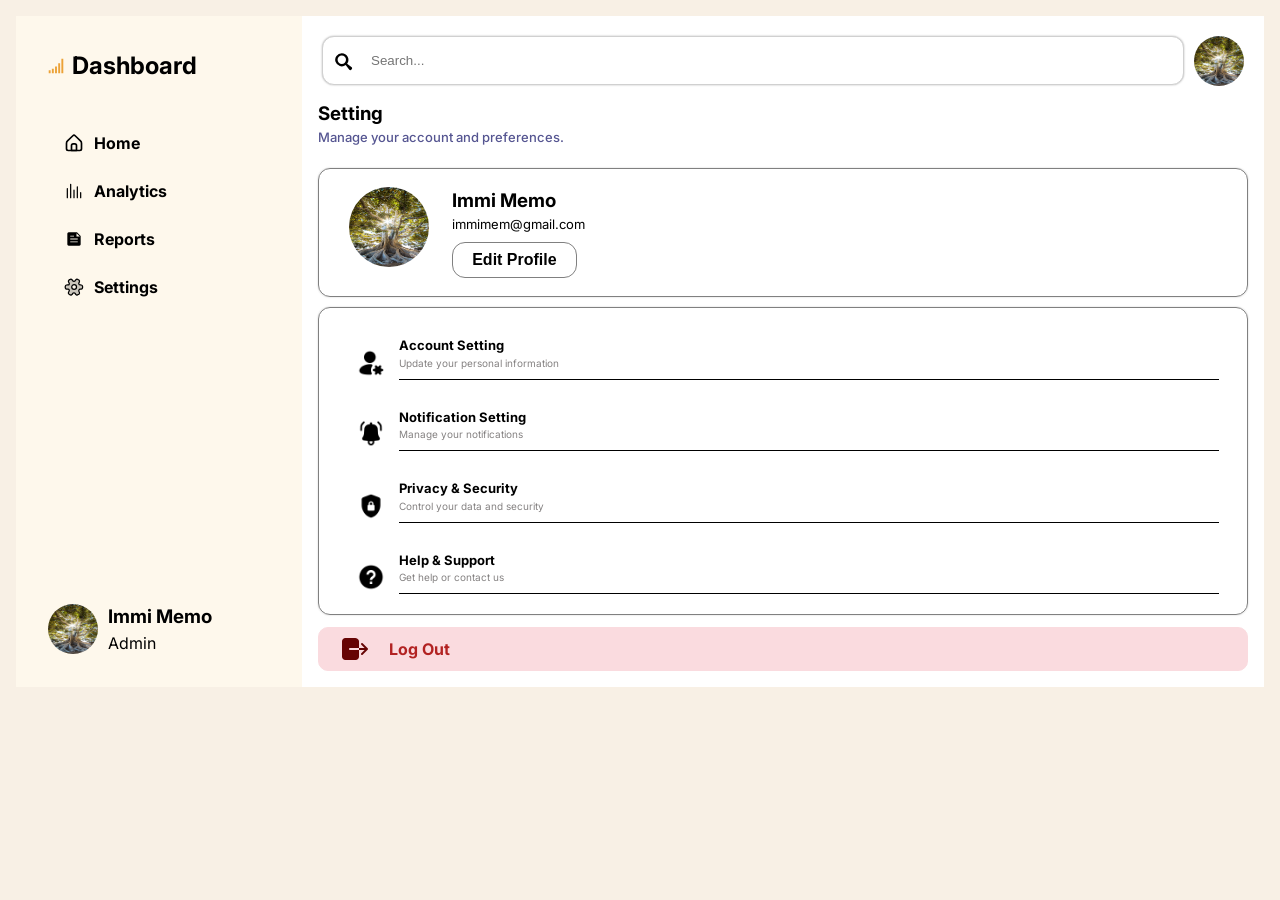
<file: settings.html>
<!doctype html>
<html lang="en">
  <head>
    <meta charset="UTF-8" />
    <meta name="viewport" content="width=device-width, initial-scale=1.0" />
    <title>Settings | Dashboard</title>
    <link rel="stylesheet" href="css/settings.css" />
    <link rel="preconnect" href="https://fonts.googleapis.com" />
    <link rel="preconnect" href="https://fonts.gstatic.com" crossorigin />
    <link
      href="https://fonts.googleapis.com/css2?family=Inter:ital,opsz,wght@0,14..32,100..900;1,14..32,100..900&display=swap"
      rel="stylesheet"
    />
  </head>
  <body>
    <section class="dashboard">
      <aside class="aside" id="sidebar">
        <div class="dashboard-title-close">
          <div class="dashboard-title">
            <svg
              xmlns="http://www.w3.org/2000/svg"
              width="1em"
              height="1em"
              viewBox="0 0 512 512"
              class="dashboard-icon"
            >
              <path d="M0 0h512v512H0z" fill="none" />
              <path
                fill="currentColor"
                d="M428.4 27.8v456.4h60.9V27.8zM327 168.2v316h60.8v-316zM225.4 273.6v210.6h61V273.6zM124 343.8v140.4h60.9V343.8zM22.67 394.9v89.3h60.84v-89.3z"
              />
            </svg>

            <h2>Dashboard</h2>
          </div>

          <button class="btn sidebar-menu-close">
            <svg
              xmlns="http://www.w3.org/2000/svg"
              width="1em"
              height="1em"
              viewBox="0 0 32 32"
            >
              <path d="M0 0h32v32H0z" fill="none" />
              <path
                fill="none"
                stroke="currentColor"
                stroke-linecap="round"
                stroke-linejoin="round"
                stroke-width="2"
                d="M2 30L30 2m0 28L2 2"
              />
            </svg>
          </button>
        </div>

        <nav aria-label="Main navigation">
          <ul class="sidebar-menu">
            <li>
              <a href="home.html">
                <svg
                  xmlns="http://www.w3.org/2000/svg"
                  width="1em"
                  height="1em"
                  viewBox="0 0 24 24"
                  aria-hidden="true"
                >
                  <path d="M0 0h24v24H0z" fill="none" />
                  <g
                    fill="none"
                    stroke="currentColor"
                    stroke-linecap="round"
                    stroke-linejoin="round"
                    stroke-width="2"
                  >
                    <path
                      d="M21 19v-6.733a4 4 0 0 0-1.245-2.9L13.378 3.31a2 2 0 0 0-2.755 0L4.245 9.367A4 4 0 0 0 3 12.267V19a2 2 0 0 0 2 2h14a2 2 0 0 0 2-2"
                    />
                    <path d="M9 15a2 2 0 0 1 2-2h2a2 2 0 0 1 2 2v6H9z" />
                  </g>
                </svg>
                Home
              </a>
            </li>
            <li>
              <a href="analytics.html">
                <svg
                  xmlns="http://www.w3.org/2000/svg"
                  width="1em"
                  height="1em"
                  viewBox="0 0 24 24"
                  aria-hidden="true"
                >
                  <path d="M0 0h24v24H0z" fill="none" />
                  <path
                    fill="none"
                    stroke="currentColor"
                    stroke-linecap="round"
                    stroke-linejoin="round"
                    stroke-width="1.5"
                    d="M4 9v11M8 4v16m4-9v9m4-13v13m4-6v6"
                  />
                </svg>
                Analytics
              </a>
            </li>
            <li>
              <a href="reports.html">
                <svg
                  xmlns="http://www.w3.org/2000/svg"
                  width="1em"
                  height="1em"
                  viewBox="0 0 24 24"
                  aria-hidden="true"
                >
                  <path d="M0 0h24v24H0z" fill="none" />
                  <path
                    fill="currentColor"
                    d="M5.616 20q-.691 0-1.153-.462T4 18.384V5.616q0-.691.463-1.153T5.616 4h9.961L20 8.423v9.962q0 .69-.462 1.153T18.384 20zM7.5 16h9v-1h-9zm0-3.5h9v-1h-9zM15 9h4l-4-4zM7.5 9H12V8H7.5z"
                  />
                </svg>
                Reports
              </a>
            </li>
            <li>
              <a href="settings.html" aria-current="page">
                <svg
                  xmlns="http://www.w3.org/2000/svg"
                  width="1em"
                  height="1em"
                  viewBox="0 0 24 24"
                  aria-hidden="true"
                >
                  <path d="M0 0h24v24H0z" fill="none" />
                  <g fill="none">
                    <path
                      fill="currentColor"
                      fill-rule="evenodd"
                      d="M1.48 12.67c0 .94 0 1.41.3 1.7c.29.3.76.3 1.7.3h1.45c.27 0 .4 0 .52.03a1 1 0 0 1 .47.27c.09.09.16.2.29.43s.2.35.23.47a1 1 0 0 1 0 .54c-.03.12-.1.24-.23.47l-.67 1.15c-.47.82-.7 1.23-.6 1.63c.11.4.52.63 1.34 1.1l.95.55c.81.47 1.22.7 1.62.6s.64-.51 1.1-1.33l.41-.7c.24-.4.35-.6.53-.73l.16-.1c.2-.09.43-.09.9-.09c.45 0 .69 0 .88.1l.17.09c.17.12.29.32.52.72l.4.7c.48.83.71 1.23 1.11 1.34c.4.1.81-.13 1.63-.6l.95-.55c.82-.47 1.22-.7 1.33-1.1c.1-.4-.13-.81-.6-1.63l-.41-.71c-.28-.5-.42-.74-.43-1q0-.15.04-.3c.07-.24.27-.44.67-.84c.22-.22.33-.33.46-.4l.17-.07c.15-.04.3-.04.62-.04h.82c.95 0 1.42 0 1.71-.3c.3-.29.3-.76.3-1.7v-1.1c0-.94 0-1.41-.3-1.7s-.76-.3-1.7-.3h-.83c-.32 0-.47 0-.62-.04l-.17-.08a2 2 0 0 1-.46-.4c-.4-.4-.6-.6-.67-.84a1 1 0 0 1-.04-.3c0-.26.15-.5.43-.99l.41-.71c.47-.82.7-1.23.6-1.63s-.51-.64-1.33-1.1l-.95-.55c-.82-.48-1.23-.71-1.63-.6s-.63.51-1.1 1.33l-.41.7c-.23.4-.35.6-.52.73l-.17.1c-.2.08-.43.08-.89.08s-.7 0-.89-.09l-.16-.1c-.18-.12-.3-.32-.53-.72l-.4-.7c-.47-.82-.71-1.23-1.11-1.33s-.8.12-1.62.6l-.95.54c-.82.47-1.23.71-1.34 1.11c-.1.4.13.8.6 1.63l.67 1.15c.13.23.2.34.23.46a1 1 0 0 1 0 .55c-.03.12-.1.23-.23.46s-.2.35-.29.44a1 1 0 0 1-.47.27c-.12.03-.25.03-.52.03H3.48c-.94 0-1.41 0-1.7.3c-.3.29-.3.76-.3 1.7zm7.8-.55a2.87 2.87 0 1 0 5.75 0a2.87 2.87 0 0 0-5.75 0"
                      clip-rule="evenodd"
                      opacity=".2"
                    />
                    <path
                      stroke="currentColor"
                      stroke-linecap="round"
                      stroke-linejoin="round"
                      stroke-width="1.5"
                      d="M12.15 9.24a2.87 2.87 0 0 0-2.87 2.88a2.87 2.87 0 1 0 2.87-2.88"
                    />
                    <path
                      stroke="currentColor"
                      stroke-linecap="round"
                      stroke-linejoin="round"
                      stroke-width="1.5"
                      d="M4.03 14.67h.9a1.47 1.47 0 0 1 1.28 2.2l-.4.69a6 6 0 0 0-.44.86a2 2 0 0 0 .56 2.09c.16.14.38.27.82.53l.08.05c.37.2.55.31.72.37a2 2 0 0 0 2.2-.6c.12-.13.22-.3.43-.67l.18-.32a1.82 1.82 0 0 1 3.16 0l.18.32c.21.36.32.54.43.68a2 2 0 0 0 2.2.59c.18-.06.36-.16.72-.37l.24-.14c.3-.17.44-.26.56-.35a2 2 0 0 0 .62-2.31a5 5 0 0 0-.31-.58l-.23-.4a1.77 1.77 0 0 1 1.53-2.64h.3c.49 0 .73 0 .93-.04a2 2 0 0 0 1.55-1.56c.04-.2.04-.44.04-.92v-.06c0-.48 0-.72-.04-.92A2 2 0 0 0 20.7 9.6c-.2-.04-.44-.04-.92-.04h-.31a1.77 1.77 0 0 1-1.53-2.65l.23-.4c.17-.3.25-.44.3-.57a2 2 0 0 0-.61-2.32a5 5 0 0 0-.56-.34l-.24-.14c-.36-.2-.54-.31-.71-.37a2 2 0 0 0-2.2.59a5 5 0 0 0-.44.68l-.18.31a1.82 1.82 0 0 1-3.16 0l-.18-.31a5 5 0 0 0-.43-.68a2 2 0 0 0-2.2-.6a7 7 0 0 0-.72.38l-.08.05c-.44.25-.66.38-.82.53a2 2 0 0 0-.56 2.08c.07.2.2.43.45.87l.39.68a1.48 1.48 0 0 1-1.28 2.21h-.9c-.51 0-.77 0-.98.05a2 2 0 0 0-1.52 1.52c-.05.21-.05.47-.05.98c0 .5 0 .76.05.97a2 2 0 0 0 1.52 1.53c.21.05.47.05.98.05"
                    />
                  </g>
                </svg>
                Settings
              </a>
            </li>
          </ul>
        </nav>

        <div class="profile-container">
          <!-- Image container -->
          <div class="image-container">
            <img src="./assests/images/nature.jpg" alt="" />
          </div>

          <section>
            <h3>Immi Memo</h3>
            <p>Admin</p>
          </section>
        </div>
      </aside>

      <main>
        <div class="hamburger-header-con">
          <button class="btn sidebar-hamburger">
            <svg
              xmlns="http://www.w3.org/2000/svg"
              width="1em"
              height="1em"
              viewBox="0 0 16 16"
            >
              <path d="M0 0h16v16H0z" fill="none" />
              <path
                fill="none"
                stroke="currentColor"
                stroke-linecap="round"
                stroke-linejoin="round"
                stroke-width="1.5"
                d="m2.75 12.25h10.5m-10.5-4h10.5m-10.5-4h10.5"
              />
            </svg>
          </button>

          <!-- Header -->
          <header class="header">
            <!-- Search input -->
            <div class="search-container">
              <svg
                xmlns="http://www.w3.org/2000/svg"
                width="1em"
                height="1em"
                viewBox="0 0 16 16"
                class="search-icon"
              >
                <path d="M0 0h16v16H0z" fill="none" />
                <path
                  fill="currentColor"
                  d="M6.5 1a5.5 5.5 0 0 1 4.437 8.749l3.556 2.846a1.351 1.351 0 1 1-1.898 1.898l-2.846-3.556A5.5 5.5 0 1 1 6.5 1m0 2a3.5 3.5 0 1 0 0 7a3.5 3.5 0 0 0 0-7"
                />
              </svg>

              <input
                type="search"
                name="search"
                id="search"
                placeholder="Search..."
              />
            </div>

            <!-- Profile -->
            <div class="header-profile-container">
              <img src="./assests/images/nature.jpg" alt="" />
            </div>
          </header>
        </div>

        <section>
          <div class="page-title">
            <h1>Setting</h1>
            <p>Manage your account and preferences.</p>
          </div>
          
          <div class="card">
            <div class="img-container">
              <img src="./assests/images/nature.jpg" alt="" />
            </div>
            <div class="text-container">
              <h1>Immi Memo</h1>
              <p>immimem@gmail.com</p>
              <button class="btn profile-btn">Edit Profile</button>
            </div>
          </div>

          <div class="card">
            <div class="set-text">
              <div class="icon-text-con">
                <img src="./assests/icons/accountset.png" alt="" />

                <div class="text-con">
                  <h4>Account Setting</h4>
                  <p>Update your personal information</p>
                </div>
              </div>
              <div class="icon-text-con">
                <img src="./assests/icons/notification.png" alt="" />
                <div class="text-con">
                  <h4>Notification Setting</h4>
                  <p>Manage your notifications</p>
                </div>
              </div>
              <div class="icon-text-con">
                <img src="./assests/icons/privacy.png" alt="" />

                <div class="text-con">
                  <h4>Privacy & Security</h4>
                  <p>Control your data and security</p>
                </div>
              </div>

              <div class="icon-text-con">
                <img src="./assests/icons/help.png" alt="" />
                <div class="text-con">
                  <h4>Help & Support</h4>
                  <p>Get help or contact us</p>
                </div>
              </div>
            </div>
          </div>
          <div class="log-out">
            <img src="./assests/icons/log-out.png" alt="" />
            <h5>Log Out</h5>
          </div>
        </section>
      </main>
    </section>

    <script src="script.js"></script>
  </body>
</html>
</file>
<file: css/analytics.css>
@import "reusable.css";

.stats-cards {
  gap: 1rem;
  margin-bottom: 1rem;
}

.analytics {
  margin-bottom: 1rem;
}

.analytics p {
  color: #6b6b6b;
  font-size: 12px;
  font-weight: 400;
}

.card {
  flex: 1;
}

.card p:first-child {
  color: #eca237;
  font-weight: bold;
  font-size: 12px;
}

.card p:nth-child(2) {
  font-size: 1.5rem;
  font-weight: bolder;
}

.card p:last-child {
  font-weight: bolder;
  color: #83d76e;
  font-size: 1rem;
}

/* SVG */
/* makes the svg shrink with the card */
.chart {
  width: 100%;
  height: auto;
  display: block;
}

/* horizontal lines behind the bars */
.grid {
  stroke: #e6e6e6;
  stroke-width: 1;
}

/* 0k, 5k, 10k... on the left */
.ylabel {
  font-size: 13px;
  fill: #555;
  text-anchor: end;
}

/* Monday, Tuesday... under the bars */
.xlabel {
  font-size: 13px;
  fill: #555;
  text-anchor: middle;
}

/* saturday's bar is the darker one.
  css beats the fill="" attribute on the rect, so this just works */
.top {
  fill: #d98206;
}

/* small hover feedback */
.chart rect {
  transition: opacity 0.2s;
}

.chart rect:hover {
  opacity: 0.8;
}


/* Traffic source Chart */
.traffic-source-heading {
  margin-bottom: 0.5rem;
}

/* donut on the left, legend on the right */
.traffic {
  display: flex;
  align-items: center;
  gap: 24px;
}

.donut {
  width: 130px;
  height: 130px;
  flex-shrink: 0;
}

/* both circles share the same size, only the colour and dash change */
.ring {
  fill: none;
  stroke-width: 18;
}

.ring-base {
  stroke: #ffa229;
}
.ring-light {
  stroke: #ffc46b;
}

/* legend */
.legend {
  list-style: none;
  flex: 1;
  color: #555591;

}

.legend li {
  display: flex;
  align-items: center;
  gap: 12px;
  font-size: 14px;
  padding: 9px 0;
}

.legend .dot {
  width: 14px;
  height: 14px;
  border-radius: 50%;
  background: #d98206;
}

.legend .name {
  flex: 1;
}
/* Overview and table Section */
.overview-breakdown {
  display: flex;
  flex-direction: column;
  gap: 10px;
  margin-top: 1rem;
}
.table {
  width: 100%;
}

.table-heading {
  margin-bottom: 0.5rem;
}

.table tr {
  display: grid;
  grid-template-columns: repeat(3, 1fr);
  text-align: left;
  gap: 1rem;
  color: #555591;
}

.table thead tr {
  background-color: #f7f7f7;
  padding: 5px 1rem;
  font-weight: 500;
}

.table tbody tr {
  padding-left: 14px;
}

.table tbody tr td:last-child {
  color: #83d76e;
  font-weight: 500;
}

@media screen and (min-width: 768px) {
  .overview-breakdown {
    flex-direction: row;
  }
}
</file>
<file: css/home.css>
@import "reusable.css";

/* ============== Main Contents Styles ============== */

/* Greeting */
.greeting-container {
  margin-bottom: 1.2em;
}

.greeting-container p {
  color: #6b6b6b;
  font-size: 12px;
}

.name {
  color: #eca237;
}

.card {
  flex: 1;
}

.card p:first-child {
  color: #eca237;
  font-weight: bold;
  font-size: 12px;
}

.card p:nth-child(2) {
  font-size: 1.5rem;
  font-weight: bolder;
}

.card p:last-child {
  font-weight: bolder;
  color: #83d76e;
  font-size: 1rem;
}

/* Bar Chart */
.bar-chart{
  margin-top: 1.5rem;
}

.chart {
  height: auto;
  display: block;
}

.grid {
  stroke: #e6e6e6;
  stroke-width: 1;
}

.ylabel {
  font-size: 13px;
  fill: #555;
  text-anchor: end;
}

.xlabel {
  font-size: 13px;
  fill: #555;
  text-anchor: middle;
}

/* line chart */
.line {
  fill: none;
  stroke: #e8960f;
  stroke-width: 2;
}

.dots circle {
  fill: #d98206;
}

/* bar chart: saturday gets the darker bar */
.top {
  fill: #d98206 ;
}

/* Orders */
.orders {
  margin-top: 1.5rem;
}

.order-heading {
  display: flex;
  justify-content: space-between;
  align-items: center;
}

.order-heading p:last-child{
  font-size: 12px;
  font-weight: 700;
  color: #eca237;
}

.table {
  width: 100%;
}

.table tr {
  display: grid;
  grid-template-columns: repeat(4, 1fr);
  
  text-align: left;
  
}

.table tbody tr {
  padding-left: 14px;
  margin-top: 5px;
  margin-bottom: 14px;
}


.table thead th {
  background-color: #f7f7f7;
  padding: 10px;
  border-radius: 3px;
}

.pending {
  background-color: #fed6a5;
  color: #e7b864;
  text-align: center;
  /* padding: 3px px; */
  border-radius: 35px;
}

.shipped {
  background-color: #89e0fb;
  color: #34b2cb;
  text-align: center;
  /* padding: 3px px; */
  border-radius: 35px;
}

.delivered {
  background-color: #b5f595;
  color: #86e65e;
  text-align: center;
  /* padding: 3px px; */
  border-radius: 35px;
}

/* 2 columns for tablet/desktop */
@media screen and (min-width: 768px) {
  .card {
    flex: 0 1 130px;
  }
}
</file>
<file: css/reports.css>
@import "reusable.css";

/* Text styles for the headings and paragraphs inside <section class="page-title">. */
main {
  overflow: hidden;
}

.page-title {
  margin-bottom: 20px;
}

.page-title h1 {
  color: black;
  font-size: x-large;
}
.page-title p {
  font-size: smaller;
  font-weight: bold;
}

/* <div class="all-container"> wraps the Quick Reports heading, report cards, and date form. */
.all-container {
  border: 1px solid rgb(163, 163, 163);
  border-radius: 15px;
  padding: 1rem;
}

/* Download label inside the report header. */
.download-btn {
  border-radius: 25px;
  background-color: #ffa328;
  color: #fff;
  padding: 5px 20px;
  font-weight: 600;
}

/* <div class="header-contain"> holds the Quick Reports title and Download label. */
.header-contain {
  display: flex;
  justify-content: space-between;
}

/* <div class="gen-container"> groups the report cards and the date form. */
.gen-container {
  /* display: flex; */
  flex-direction: column;
  gap: 0.5rem;
  margin-top: 0.5rem;
  width: 100%;
}

.cards-container {
  display: grid;
  grid-template-columns: 1fr;
  gap: 12px;
  margin-top: 20px;
  margin-bottom: 15px;
}

/* Each <div class="report-container"> is one quick report card. */
.card {
  flex: 1;
  display: flex;
  border-radius: 15px;
  padding: 0.5rem;
}

/* Icon and text elements inside each report card. */
.icon-contain {
  width: 50px;
  height: 50px;
  border-radius: 50%;
  background-color: #fcd9a4;
}

.text-contain {
  margin: 15px 15px;
}

/* <div class="bottom-container"> contains the date fields and Generate reports action. */
.bottom-container {
  border: 1px solid rgb(163, 163, 163);
  border-radius: 15px;
  margin-top: 7px;
  padding: 10px;
  width: 100%;
}


/* Image inside each report-card icon. */
.icon-contain img {
  padding: 10px;
}

/* From/To labels above the date fields. */
.bottom-text {
  display: flex;
  color: black;
  justify-content: space-between;
}

/* Extra spacing applied to the To label in the HTML. */
.bottom-text .pad-text {
  padding-right: 425px;
}

/* Row containing the two side-by-side date inputs. */
.date-container {
  display: flex;
  flex-direction: column;
  gap: 5px;
  justify-content: flex-start;
  position: relative;
}

.date-container svg {
  position: absolute;
  top: 2.1rem;
  left: 5px;
  width: 25px;
  height: 25px;
}

.from-input,
.to-input,
.last-input {
  border: 1px solid #d0d0d0;
  border-radius: 5px;
  width: 100%;
  padding: 14px;
  padding-left: 2.5rem;
  margin-bottom: 10px;
}

/* Focus State */
.from-input:focus,
.to-input:focus,
.last-input:focus {
  outline: none;
  border: 1px solid #d0d0d0;
}

/* Full-width date input and Generate reports button in the form. */
.last-input {
  display: block;
  margin-top: 5px;
}

.icon-positioning-context {
  position: relative;
}

.icon-positioning-context svg {
  position: absolute;
  left: 5px;
  top: 12px;
}

.generate-btn {
  margin-top: 10px;
  padding: 7px;
  background-color: #ffa328;
  color: #fff;
  width: 100%;
  font-weight: bolder;
  font-size: 1rem;
}

@media screen and (min-width: 768px) {
  .all-container {
    padding: 12px 1rem;
  }

  .cards-container {
    grid-template-columns: repeat(2, 1fr);
  }

  .inputs-desktop {
    display: flex;
    gap: 0.5rem;
  }

  .date-container {
    flex: 1;
  }
}
</file>
<file: css/settings.css>
@import "reusable.css";

/* <section class="page-title"> heading and description. */

.page-title {
  margin-bottom: 20px;
  
}

.page-title h1 {
  color: black;
}
.page-title > p {
  color: #555591;
  font-weight: 500;
  font-size: small;
}

/* First <div class="edit-profile">: profile image, details, and Edit Profile label. */
.card {
  display: flex;
  flex-direction: column;
  margin-top: 10px;
  padding: 10px;
  border: 1px solid gray;
  border-radius: 12px;
}

/* <div class="image-contain"> and its profile image. */
.img-container {
  width: 80px;
  height: 80px;
  margin: 8px 15px 0px 20px;
}

.img-container img {
  border-radius: 50%;
  width: 100%;
}
/* <div class="text-container"> holds the profile name, email, and Edit Profile label. */
.text-container {
  padding: 8px 8px;
  color: black;
}

.text-container > p {
  font-size: small;
  margin-bottom: 0.5rem;
}

.profile-btn {
  background-color: inherit;
  border: 1px solid grey;
  border-radius: 13px;
  /* margin-top: 10px; */
  padding: 8px 1.2rem;

  font-weight: bolder;
  font-size: medium;
  text-align: center;
}

/* Second <div class="edit-profile">: settings icons and their descriptions. */
.icon-text-con img {
  width: 28px;
  height: 28px;
}

.icon-text-con {
  padding-left: 10px;
  width: 100%;

  margin-top: 18px;
  display: flex;
  gap: 14px;
  align-items: center;
}

.text-con {
  width: 100%;
  padding-bottom: 8px;
  margin-bottom: 10px;
  border-bottom: 1px solid #000;
}

.icon-text-con:last-child {
  border-bottom: none;
}

 .set-text {
   width: 100%;
   padding:0 18px;
} 

.set-text h4 {
  font-size: small;
}
.set-text p {
  color: rgb(133, 130, 130);
  font-size: x-small;
}

/* <div class="log-out"> contains the logout icon and label. */
.log-out {
  display: flex;
  margin-top: 12px;
  padding: 5px;
  border: 1px solid rgb(250 219 223);
  border-radius: 10px;
  background-color: rgb(250, 219, 223);
  align-items: center;
}
.log-out h5 {
  font-size: medium;
  color: firebrick;
  padding-left: 18px;
}
.log-out img {
  height: 32px;
  padding-left: 15px;
}

@media screen and (min-width: 768px) {
  .card {
    flex-direction: row;
  }
}
</file>
